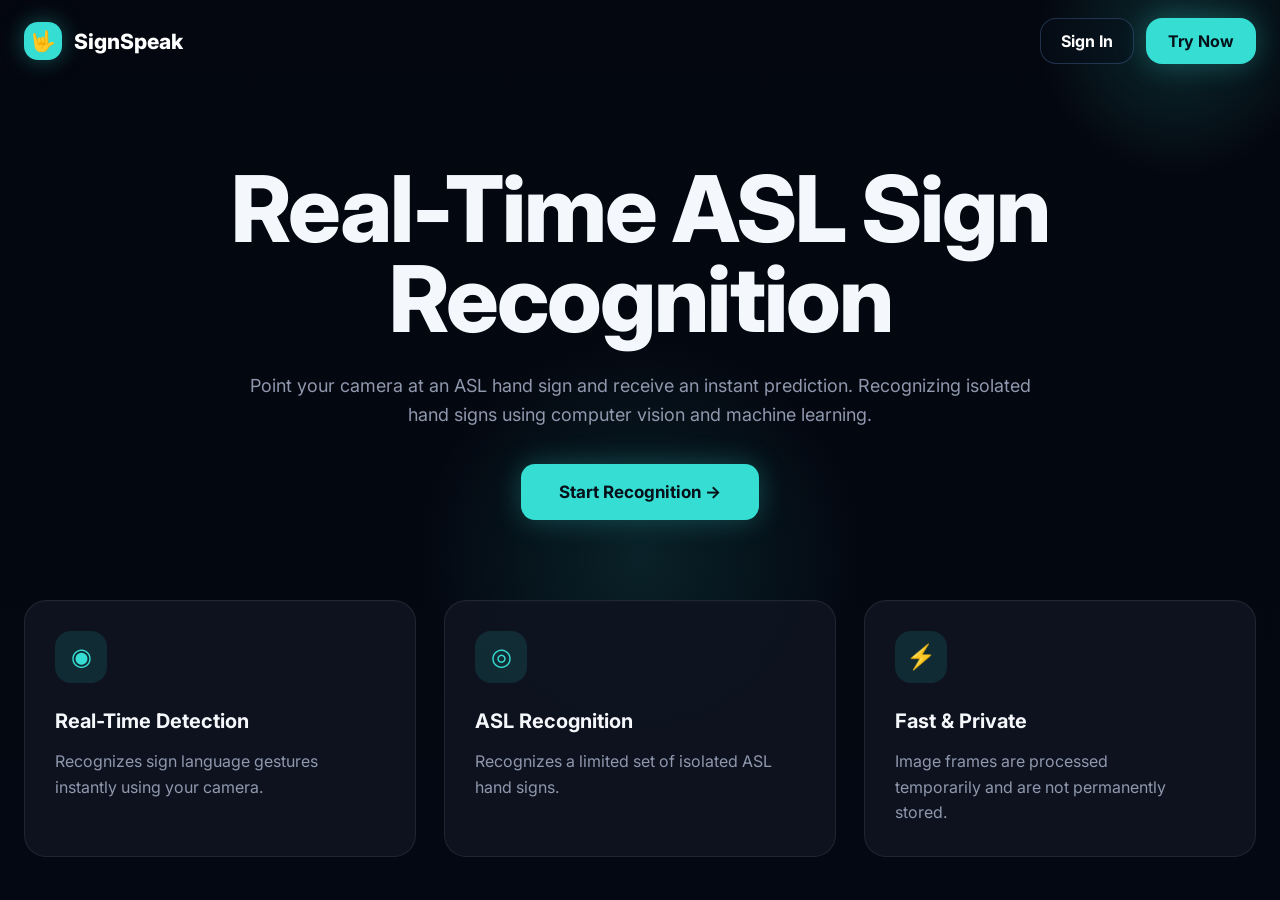
<file: html/index.html>
<!DOCTYPE html>
<html lang="en">
<head>
  <meta charset="UTF-8" />
  <meta name="viewport" content="width=device-width, initial-scale=1.0" />
  <title>SignSpeak</title>
  <link rel="stylesheet" href="../css/index.css" />

  <link rel="preconnect" href="https://fonts.googleapis.com">
  <link rel="preconnect" href="https://fonts.gstatic.com" crossorigin>
  <link href="https://fonts.googleapis.com/css2?family=Inter:wght@400;500;600;700;800&display=swap" rel="stylesheet">
</head>
<body>
  <div class="page">

    <header class="navbar">
      <div class="logo">
        <div class="logo-icon">🤟</div>
        <span>SignSpeak</span>
      </div>

      <div class="nav-actions">
        <a href="login-page.html" class="btn btn-outline">Sign In</a>
        <a href="camera.html" class="btn btn-primary small">Try Now</a>
      </div>
    </header>

    <main class="hero">
      <section class="hero-content">
    <h1>
  Real-Time ASL
  Sign Recognition
</h1>

        <p>
          Point your camera at an ASL hand sign and receive an instant prediction.
Recognizing isolated hand signs using computer vision and machine learning.
        </p>

        <a href="camera.html" class="btn btn-primary hero-btn">
          Start Recognition →
        </a>
      </section>

      <section class="features">
        <div class="card">
          <div class="card-icon">◉</div>
          <h3>Real-Time Detection</h3>
          <p>Recognizes sign language gestures instantly using your camera.</p>
        </div>

        <div class="card">
          <div class="card-icon">◎</div>
         <h3>ASL Recognition</h3>
<p>Recognizes a limited set of isolated ASL hand signs.</p>
        </div>

        <div class="card">
          <div class="card-icon">⚡</div>
          <h3>Fast &amp; Private</h3>
          <p>Image frames are processed temporarily and are not permanently stored.</p>
        </div>
      </section>
    </main>

  </div>

  <script src="../scripts/scripts.js"></script>
</body>
</html>
</file>
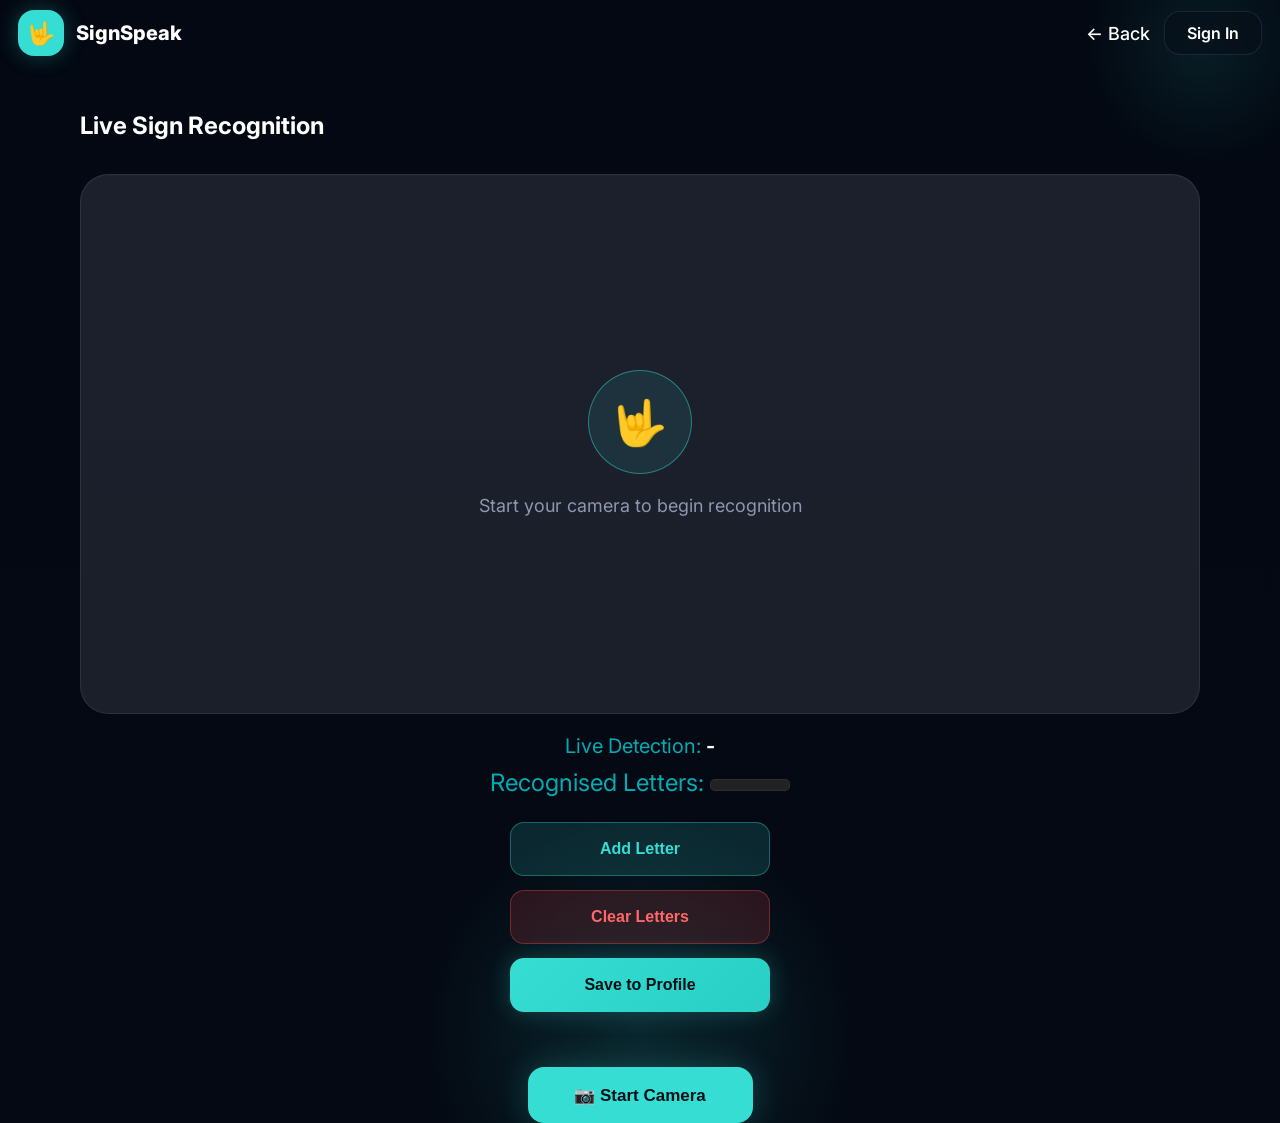
<file: html/camera.html>
<!DOCTYPE html>
<html lang="en">
<head>
  <meta charset="UTF-8">
  <meta name="viewport" content="width=device-width, initial-scale=1.0">
  <title>SignSpeak - Camera</title>
  <link rel="stylesheet" href="../css/camera.css">
  <link rel="preconnect" href="https://fonts.googleapis.com">
  <link rel="preconnect" href="https://fonts.gstatic.com" crossorigin>
  <link href="https://fonts.googleapis.com/css2?family=Inter:wght@400;500;600;700;800&display=swap" rel="stylesheet">
</head>
<body>
  <div class="page">
    <header class="navbar">
      <div href="index.html" class="logo">
        <div class="logo-icon">🤟</div>
        <span>SignSpeak</span>
      </div>

      <div class="nav-actions" id="cameraNavActions">
  <a href="index.html" class="back-link">← Back</a>
</div>
    </header>

    <main class="container">
<h1 class="page-title">Live Sign Recognition</h1>
      <div class="camera-box">
        <div class="camera-placeholder">
          <div class="placeholder-icon">🤟</div>
          <p>Start your camera to begin recognition</p>
        </div>

        <video id="video" autoplay playsinline></video>
        <canvas id="canvas" style="display:none;"></canvas>
      </div>

      <div class="result-box" style="margin-top: 20px; text-align: center;">
    
    <div style="font-size: 20px; color: #00adb5; margin-bottom: 10px;">
        Live Detection: <span id="currentLetter" style="font-weight: bold; color: white;">-</span>
    </div>
    
    <div style="font-size: 24px; color: #00adb5;">
        Recognised Letters: <span id="letterSequence" style="font-weight: bold; color: white; background: #222; padding: 5px 15px; border-radius: 5px;"></span>
    </div>

</div>

<div class="translation-controls">
<button onclick="addLetter()" class="action-btn add-btn">
    Add Letter
</button>

<button onclick="clearSequence()" class="action-btn clear-btn">
    Clear Letters
</button>

<button onclick="saveSequenceToDB()" class="action-btn save-btn">
    Save to Profile
</button>
</div>
      
      </div>

      <div class="start-wrap">
        <button class="start-btn" onclick="startCamera()">📷 Start Camera</button>
      </div>
    </main>
  </div>

  <script src="../scripts/scripts.js"></script>
</body>
</html>
</file>
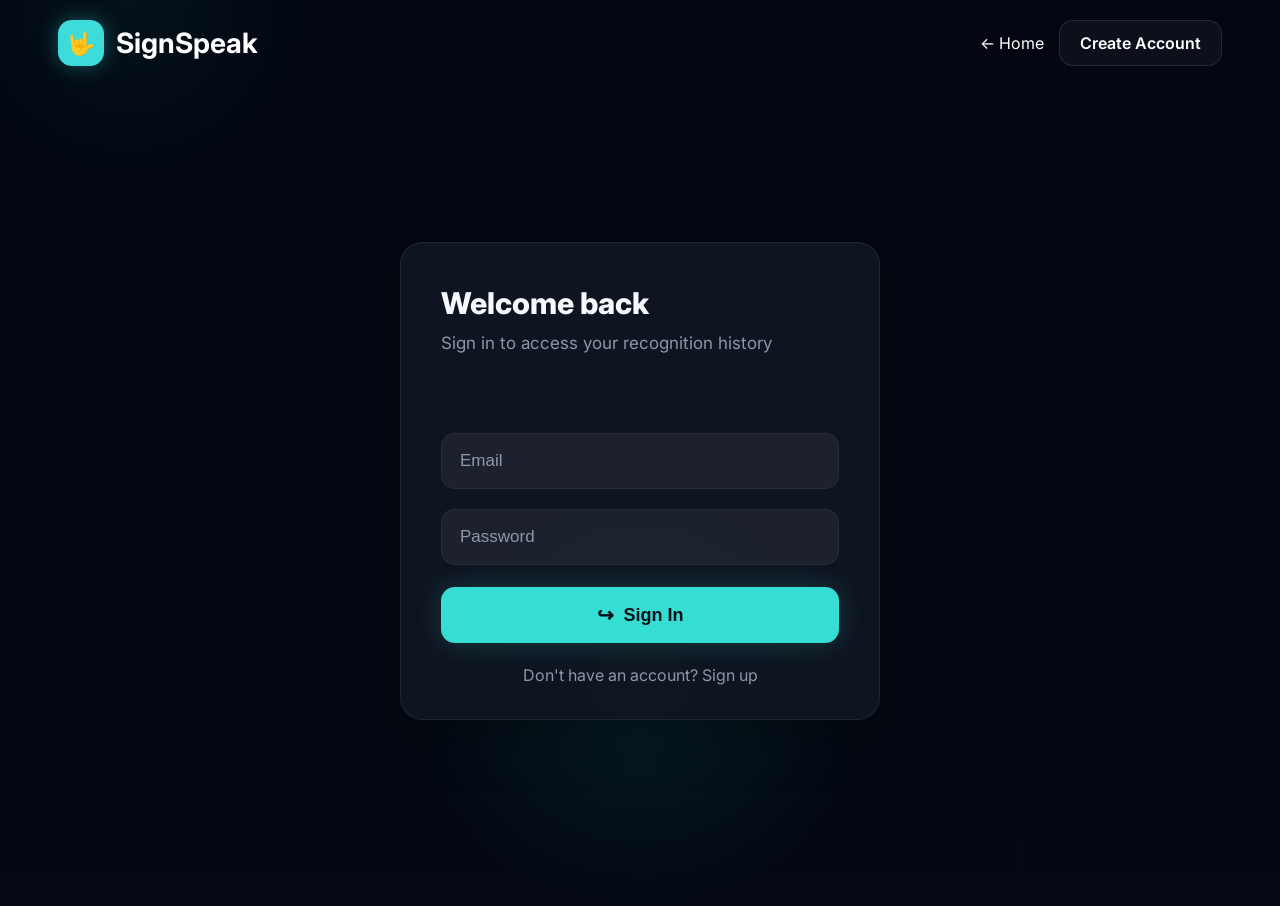
<file: html/login-page.html>
<!DOCTYPE html>
<html lang="en">
<head>
  <meta charset="UTF-8">
  <meta name="viewport" content="width=device-width, initial-scale=1.0">
  <title>SignSpeak - Login</title>
  <link rel="stylesheet" href="../css/login-page.css">
  <link rel="preconnect" href="https://fonts.googleapis.com">
  <link rel="preconnect" href="https://fonts.gstatic.com" crossorigin>
  <link href="https://fonts.googleapis.com/css2?family=Inter:wght@400;500;600;700;800&display=swap" rel="stylesheet">
</head>
<body>
  <div class="page">
   <header class="navbar">
  <a href="index.html" class="logo">
    <div class="logo-icon">🤟</div>
    <span>SignSpeak</span>
  </a>

  <div class="nav-actions">
    <a href="index.html" class="back-link">← Home</a>
    <a href="signup-page.html" class="sign-btn">Create Account</a>
  </div>
</header>
    <main class="login-section">
      <div class="login-card">
        <h1>Welcome back</h1>
        <p>Sign in to access your recognition history</p>

        <form class="login-form" onsubmit="return validateLogin()" novalidate>
          <p id="loginError" class="error-text"></p>

          <input type="text" id="loginEmail" placeholder="Email" required>
          <input type="password" id="loginPassword" placeholder="Password" required>

          <button type="submit" class="sign-in-btn">
            <span class="btn-icon">↪</span>
            <span>Sign In</span>
          </button>
        </form>

        <div class="signup-text">
          Don't have an account? <a href="signup-page.html">Sign up</a>
        </div>
      </div>
    </main>
  </div>

  <script src="../scripts/scripts.js"></script>
</body>
</html>
</file>
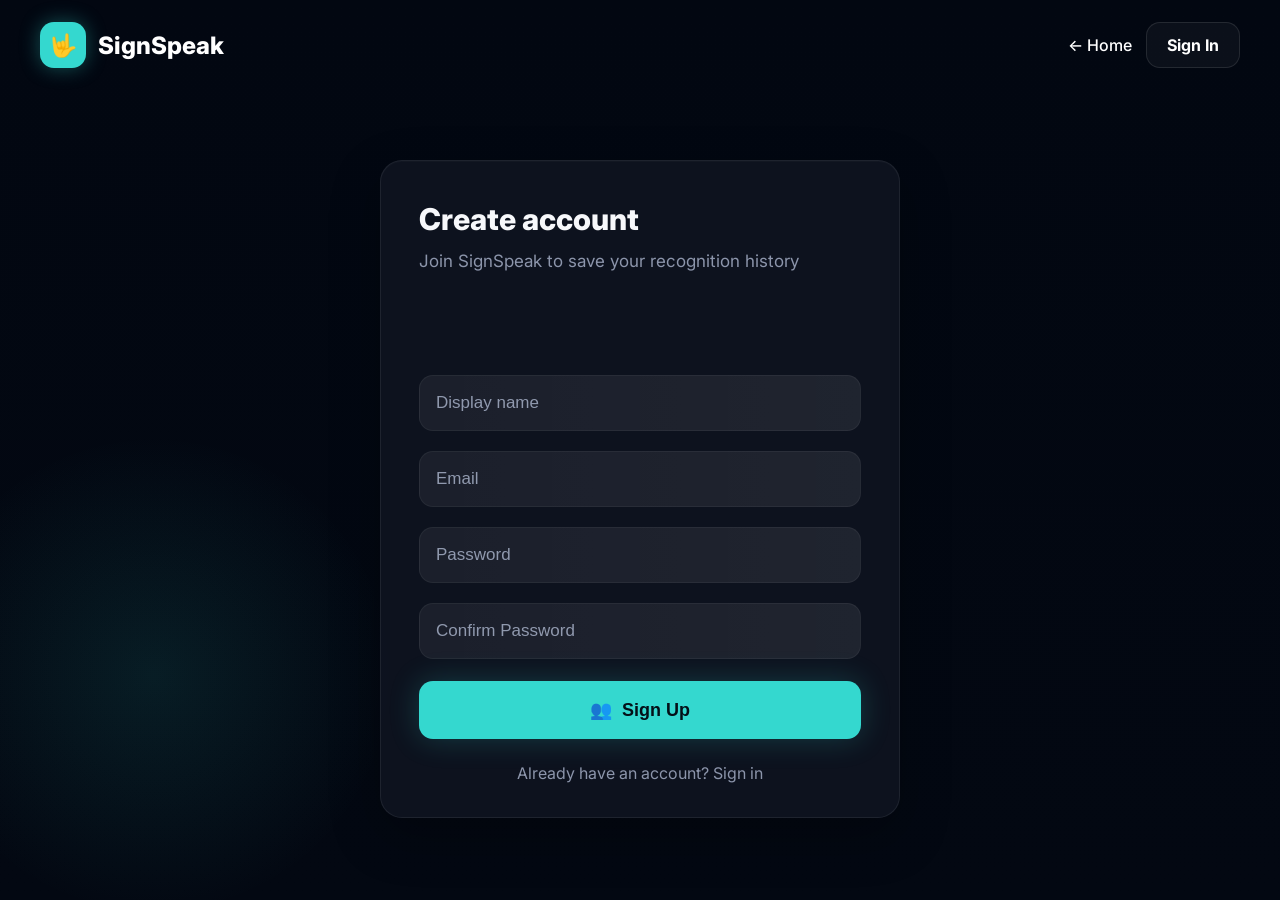
<file: html/signup-page.html>
<!DOCTYPE html>
<html lang="en">
<head>
  <meta charset="UTF-8" />
  <meta name="viewport" content="width=device-width, initial-scale=1.0" />
  <title>SignSpeak - Sign Up</title>
<link rel="stylesheet" href="../css/signup.css">
  <link rel="preconnect" href="https://fonts.googleapis.com">
  <link rel="preconnect" href="https://fonts.gstatic.com" crossorigin>
  <link href="https://fonts.googleapis.com/css2?family=Inter:wght@400;500;600;700;800&display=swap" rel="stylesheet">
</head>
<body>
  <header class="navbar">
  <a href="index.html" class="logo">
    <div class="logo-icon">🤟</div>
    <span>SignSpeak</span>
  </a>

  <div class="nav-actions">
    <a href="index.html" class="back-link">← Home</a>
    <a href="login-page.html" class="sign-btn">Sign In</a>
  </div>
</header>

  <div class="signup-card">
    <h1>Create account</h1>
    <p>Join SignSpeak to save your recognition history</p>

    <form class="signup-form" onsubmit="return validateSignup()" novalidate>
      <p id="error" class="error-text"></p>

      <input type="text" id="name" placeholder="Display name" />
      <input type="text" id="email" placeholder="Email" />
      <input type="password" id="password" placeholder="Password" />
      <input type="password" id="confirmPassword" placeholder="Confirm Password" />

      <button type="submit" class="signup-btn">
        <span>👥</span>
        <span>Sign Up</span>
      </button>
    </form>

    <div class="bottom-text">
      Already have an account? <a href="login-page.html">Sign in</a>
    </div>
  </div>

  <script src="../scripts/scripts.js">
  
  alert("inline script works");
</script>
</body>
</html>
</file>
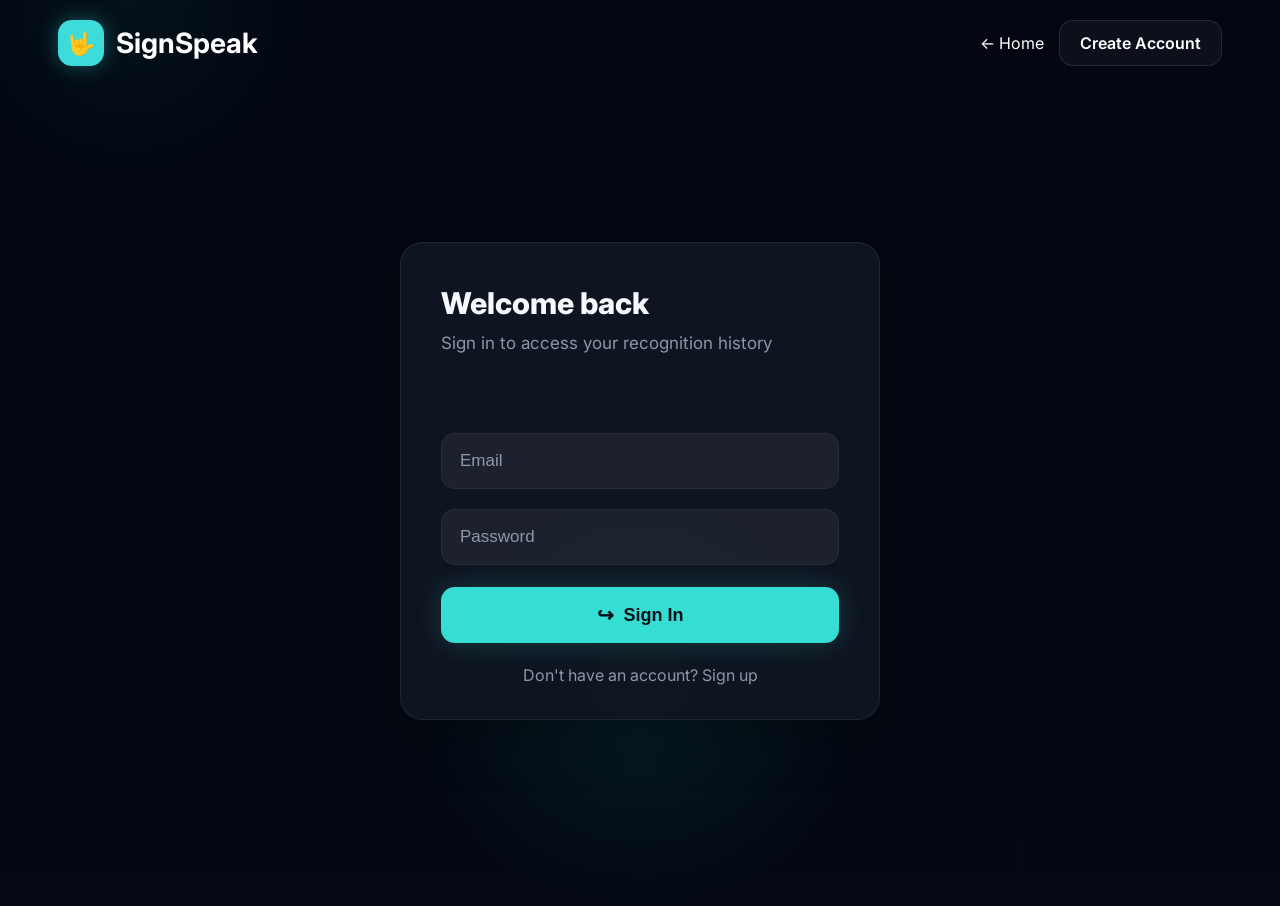
<file: html/userpage.html>
<!DOCTYPE html>
<html lang="en">
<head>
  <meta charset="UTF-8" />
  <meta name="viewport" content="width=device-width, initial-scale=1.0" />
  <title>SignSpeak - User Page</title>
  <link rel="stylesheet" href="../css/userpage.css" />
  <link rel="preconnect" href="https://fonts.googleapis.com">
  <link rel="preconnect" href="https://fonts.gstatic.com" crossorigin>
  <link href="https://fonts.googleapis.com/css2?family=Inter:wght@400;500;600;700;800&display=swap" rel="stylesheet">
</head>
<body>
  <div class="page">
    <header class="navbar">
      <div class="logo">
        <div class="logo-icon">🤟</div>
        <span>SignSpeak</span>
      </div>

      <div class="nav-actions">
        <a href="camera.html" class="back-link">← Back</a>
        <button class="logout-btn" onclick="logout()">Logout</button>
      </div>
    </header>

    <main class="profile-container">
      <section class="profile-card">
        <h1>User Profile</h1>
        <p class="subtitle">Your account details and recognition history</p>

        <div class="user-info">
          <div class="info-box">
            <span class="label">Name</span>
            <span id="userName" class="value">Loading...</span>
          </div>

          <div class="info-box">
            <span class="label">Email</span>
            <span id="userEmail" class="value">Loading...</span>
          </div>
        </div>
      </section>

      <section class="history-card">
        <h2>Recognition History</h2>
        <div id="historyList" class="history-list">
          <p class="empty-history">Loading history...</p>
        </div>
      </section>
    </main>
  </div>

  <script src="../scripts/scripts.js"></script>
<script src="../scripts/scripts.js"></script>
<script>
  loadUserPage();
</script>
</body>
</html>
</file>
<file: css/index.css>
* {
  margin: 0;
  padding: 0;
  box-sizing: border-box;
}

:root {
  --bg: #050913;
  --card-bg: rgba(15, 20, 32, 0.92);
  --border: rgba(255, 255, 255, 0.08);
  --text: #f4f7fb;
  --muted: #8f98ad;
  --accent: #35ddd3;
  --accent-dark: #24cfc3;
}

body {
  font-family: 'Inter', sans-serif;
  background:
    radial-gradient(circle at 50% 62%, rgba(53, 221, 211, 0.12), transparent 220px),
    radial-gradient(circle at 92% 4%, rgba(53, 221, 211, 0.16), transparent 140px),
    linear-gradient(180deg, #04070f 0%, #030812 100%);
  color: var(--text);
  min-height: 100vh;
}

.page {
  width: 100%;
  min-height: 100vh;
  padding: 18px 24px 40px;
}

/* NAVBAR */
.navbar {
  display: flex;
  justify-content: space-between;
  align-items: center;
  margin-bottom: 70px;
}

.logo {
  display: flex;
  align-items: center;
  gap: 12px;
  font-size: 21px;
  font-weight: 800;
  color: white;
}

.logo-icon {
  width: 38px;
  height: 38px;
  border-radius: 14px;
  background: var(--accent);
  color: #071018;
  display: flex;
  align-items: center;
  justify-content: center;
  font-size: 20px;
  font-weight: bold;
  box-shadow: 0 0 22px rgba(53, 221, 211, 0.35);
}

.nav-actions {
  display: flex;
  align-items: center;
  gap: 12px;
}

/* BUTTONS */
.btn {
  text-decoration: none;
  display: inline-flex;
  align-items: center;
  justify-content: center;
  border-radius: 16px;
  font-weight: 700;
  transition: 0.25s ease;
}

.btn-outline {
  height: 46px;
  padding: 0 20px;
  border: 1px solid rgba(84, 120, 180, 0.35);
  color: #ffffff;
  background: rgba(7, 14, 26, 0.5);
}

.btn-outline:hover {
  border-color: rgba(53, 221, 211, 0.7);
  box-shadow: 0 0 18px rgba(53, 221, 211, 0.12);
}

.btn-primary {
  background: var(--accent);
  color: #051018;
  box-shadow: 0 0 28px rgba(53, 221, 211, 0.28);
}

.btn-primary:hover {
  background: var(--accent-dark);
  transform: translateY(-1px);
}

.btn-primary.small {
  height: 46px;
  padding: 0 22px;
}

.hero-btn {
  margin-top: 34px;
  padding: 18px 38px;
  font-size: 17px;
  border-radius: 14px;
  gap: 10px;
}

.arrow {
  font-size: 23px;
  line-height: 1;
}

/* HERO */
.hero {
  max-width: 1240px;
  margin: 0 auto;
}

.hero-content {
  text-align: center;
  padding-top: 30px;
  padding-bottom: 70px;
}

.hero-content h1 {
  font-size: clamp(52px, 9vw, 92px);
  line-height: 0.98;
  font-weight: 800;
  letter-spacing: -2px;
  margin-bottom: 28px;
}

.hero-content h1 span {
  color: var(--accent);
  text-shadow: 0 0 24px rgba(53, 221, 211, 0.18);
}

.hero-content p {
  color: var(--muted);
  font-size: 18px;
  line-height: 1.6;
  max-width: 820px;
  margin: 0 auto;
}

/* FEATURES */
.features {
  display: grid;
  grid-template-columns: repeat(3, 1fr);
  gap: 28px;
  margin-top: 10px;
}

.card {
  background: var(--card-bg);
  border: 1px solid var(--border);
  border-radius: 22px;
  padding: 30px;
  min-height: 220px;
  box-shadow: inset 0 1px 0 rgba(255,255,255,0.02);
}

.card-icon {
  width: 52px;
  height: 52px;
  border-radius: 16px;
  background: rgba(53, 221, 211, 0.12);
  color: var(--accent);
  display: flex;
  align-items: center;
  justify-content: center;
  font-size: 24px;
  margin-bottom: 26px;
}

.card h3 {
  font-size: 20px;
  font-weight: 700;
  margin-bottom: 16px;
  color: #f5f7fb;
}

.card p {
  font-size: 16px;
  line-height: 1.6;
  color: var(--muted);
  max-width: 300px;
}

/* RESPONSIVE */
@media (max-width: 992px) {
  .features {
    grid-template-columns: 1fr;
  }

  .hero-content h1 {
    letter-spacing: -1px;
  }
}

@media (max-width: 768px) {
  .page {
    padding: 16px;
  }

  .navbar {
    flex-direction: column;
    gap: 18px;
    align-items: flex-start;
  }

  .nav-actions {
    width: 100%;
    flex-wrap: wrap;
  }

  .hero-content {
    padding-top: 10px;
    padding-bottom: 50px;
  }

  .hero-content p {
    font-size: 16px;
  }

  .hero-btn {
    width: 100%;
    max-width: 320px;
  }
}
</file>
<file: css/camera.css>
* {
  margin: 0;
  padding: 0;
  box-sizing: border-box;
}

:root {
  --bg: #040913;
  --bg-soft: #1b1f2b;
  --card: #1c212d;
  --text: #f5f7fb;
  --muted: #8e97ad;
  --accent: #35ddd3;
  --accent-hover: #27cfc5;
  --border: rgba(255, 255, 255, 0.08);
  --outline: rgba(120, 150, 210, 0.16);
}

body {
  font-family: 'Inter', sans-serif;
  background:
    radial-gradient(circle at 50% 92%, rgba(53, 221, 211, 0.14), transparent 220px),
    radial-gradient(circle at 94% 4%, rgba(53, 221, 211, 0.10), transparent 120px),
    linear-gradient(180deg, #030812 0%, #040913 100%);
  color: var(--text);
  min-height: 100vh;
}

/* PAGINA */
.page {
  min-height: 100vh;
  width: 100%;
  padding: 10px 18px 40px;
}

/* NAVBAR */
.navbar {
  display: flex;
  align-items: center;
  justify-content: space-between;
  margin-bottom: 55px;
}

.logo {
  display: flex;
  align-items: center;
  gap: 12px;
  font-size: 20px;
  font-weight: 800;
  color: #ffffff;
}

.logo-icon {
  width: 46px;
  height: 46px;
  border-radius: 16px;
  background: var(--accent);
  color: #061018;
  display: flex;
  align-items: center;
  justify-content: center;
  font-size: 22px;
  font-weight: 700;
  box-shadow: 0 0 22px rgba(53, 221, 211, 0.28);
}

.nav-actions {
  display: flex;
  align-items: center;
  gap: 14px;
}

.back-link {
  color: #ffffff;
  text-decoration: none;
  font-size: 18px;
  font-weight: 500;
  transition: 0.2s ease;
}

.back-link:hover {
  color: var(--accent);
}

.sign-btn {
  height: 44px;
  padding: 0 22px;
  border-radius: 16px;
  border: 1px solid var(--outline);
  background: rgba(8, 14, 24, 0.6);
  color: #ffffff;
  text-decoration: none;
  font-size: 16px;
  font-weight: 600;
  display: inline-flex;
  align-items: center;
  justify-content: center;
  transition: 0.25s ease;
}

.sign-btn:hover {
  border-color: rgba(53, 221, 211, 0.55);
  color: var(--accent);
  box-shadow: 0 0 16px rgba(53, 221, 211, 0.10);
}

/* CONTINUT */
.container {
  max-width: 1120px;
  margin: 0 auto;
}

.page-title {
  font-size: 24px;
  font-weight: 700;
  margin-bottom: 34px;
  color: #ffffff;
}

/* CAMERA BOX */
.camera-box {
  width: 100%;
  min-height: 540px;
  background: linear-gradient(180deg, #1c202c 0%, #1a1f2a 100%);
  border: 1px solid var(--border);
  border-radius: 28px;
  position: relative;
  overflow: hidden;
  display: flex;
  align-items: center;
  justify-content: center;
  box-shadow: inset 0 1px 0 rgba(255,255,255,0.02);
}

.camera-placeholder {
  display: flex;
  flex-direction: column;
  align-items: center;
  justify-content: center;
  gap: 18px;
  text-align: center;
  z-index: 2;
}

.placeholder-icon {
  width: 104px;
  height: 104px;
  border-radius: 50%;
  background: rgba(53, 221, 211, 0.10);
  border: 1px solid rgba(53, 221, 211, 0.45);
  color: var(--accent);
  display: flex;
  align-items: center;
  justify-content: center;
  font-size: 44px;
}

.camera-placeholder p {
  color: var(--muted);
  font-size: 18px;
  line-height: 1.5;
}

/* VIDEO */
#video {
  position: absolute;
  inset: 0;
  width: 100%;
  height: 100%;
  object-fit: cover;
  display: none;
  background: #000;
}

/* BUTON */
.start-wrap {
  display: flex;
  justify-content: center;
  margin-top: 15px;
}

.start-btn {
  border: none;
  background: var(--accent);
  color: #041018;
  border-radius: 16px;
  min-width: 225px;
  height: 56px;
  padding: 0 10px;
  font-size: 17px;
  font-weight: 800;
  cursor: pointer;
  box-shadow: 0 0 32px rgba(53, 221, 211, 0.24);
  transition: 0.25s ease;
}

.start-btn:hover {
  background: var(--accent-hover);
  transform: translateY(-1px);
}

.start-btn:active {
  transform: translateY(0);
}

/* RESPONSIVE */
@media (max-width: 1024px) {
  .camera-box {
    min-height: 460px;
  }
}

@media (max-width: 768px) {
  .page {
    padding: 14px 14px 28px;
  }

  .navbar {
    flex-direction: column;
    align-items: flex-start;
    gap: 18px;
    margin-bottom: 34px;
  }

  .nav-actions {
    width: 100%;
    justify-content: flex-end;
    flex-wrap: wrap;
  }

  .page-title {
    font-size: 22px;
    margin-bottom: 22px;
  }

  .camera-box {
    min-height: 360px;
    border-radius: 22px;
  }

  .placeholder-icon {
    width: 88px;
    height: 88px;
    font-size: 36px;
  }

  .camera-placeholder p {
    font-size: 16px;
    padding: 0 10px;
  }

  .start-btn {
    width: 100%;
    max-width: 320px;
  }
}

@media (max-width: 480px) {
  .logo {
    font-size: 18px;
  }

  .logo-icon {
    width: 42px;
    height: 42px;
    font-size: 20px;
  }

  .back-link {
    font-size: 16px;
  }

  .sign-btn {
    height: 42px;
    padding: 0 18px;
    font-size: 15px;
  }

  .camera-box {
    min-height: 300px;
  }
}
/* PREDICTION BOX */
.prediction-box {
  margin-top: 8px;
  padding: 28px;
  border-radius: 24px;
  background: linear-gradient(180deg, rgba(20,25,36,0.95) 0%, rgba(14,18,28,0.95) 100%);
  border: 1px solid rgba(255,255,255,0.06);
  box-shadow:
    0 0 35px rgba(53, 221, 211, 0.08),
    inset 0 1px 0 rgba(255,255,255,0.03);
}

.prediction-box h2 {
  font-size: 42px;
  font-weight: 800;
  margin-bottom: 10px;
  color: white;
}

.prediction-box h3 {
  font-size: 30px;
  font-weight: 700;
  margin-bottom: 28px;
  color: var(--accent);
}

#currentLetter {
  color: var(--accent);
}

#translatedWord {
  color: #ffffff;
}

/* BUTTONS ROW */
.prediction-box button {
  border: none;
  outline: none;
  cursor: pointer;
  padding: 14px 22px;
  border-radius: 14px;
  font-size: 16px;
  font-weight: 700;
  margin: 8px;
  transition: 0.25s ease;
  min-width: 170px;
}

/* ADD LETTER */
.prediction-box button:nth-child(3) {
  background: rgba(53, 221, 211, 0.12);
  color: var(--accent);
  border: 1px solid rgba(53, 221, 211, 0.35);
}

.prediction-box button:nth-child(3):hover {
  background: rgba(53, 221, 211, 0.20);
  transform: translateY(-2px);
}

/* CLEAR */
.prediction-box button:nth-child(4) {
  background: rgba(255,255,255,0.06);
  color: white;
  border: 1px solid rgba(255,255,255,0.08);
}

.prediction-box button:nth-child(4):hover {
  background: rgba(255,255,255,0.12);
  transform: translateY(-2px);
}

/* SAVE */
.prediction-box button:nth-child(5) {
  background: linear-gradient(135deg, #35ddd3 0%, #27cfc5 100%);
  color: #041018;
  box-shadow: 0 0 20px rgba(53,221,211,0.25);
}

.prediction-box button:nth-child(5):hover {
  transform: translateY(-2px);
  box-shadow: 0 0 30px rgba(53,221,211,0.35);
}

/* MOBILE */
@media (max-width: 768px) {
  .prediction-box h2 {
    font-size: 30px;
  }

  .prediction-box h3 {
    font-size: 22px;
  }

  .prediction-box button {
    width: 100%;
    max-width: 320px;
  }
}
/* ==========================
   TRANSLATION PANEL
========================== */

.result-box {
  margin-top: 25px;
  text-align: center;
}

#currentLetter {
  color: #ffffff;
  font-weight: 800;
}

#letterSequence {
  display: inline-block;
  min-width: 80px;

  padding: 8px 18px;

  background: rgba(255,255,255,0.08);
  border: 1px solid rgba(255,255,255,0.06);
  border-radius: 12px;

  color: white;
  font-weight: 800;
  letter-spacing: 2px;
}

/* ==========================
   BUTTON GROUP
========================== */

.translation-controls {
  margin-top: 25px;

  display: flex;
  flex-direction: column;
  align-items: center;
  gap: 14px;
}

.action-btn {
  width: 260px;
  height: 54px;

  border: none;
  border-radius: 14px;

  font-size: 16px;
  font-weight: 700;

  cursor: pointer;
  transition: 0.25s ease;
}

/* Add */

.add-btn {
  background: rgba(53,221,211,0.15);
  color: #35ddd3;
  border: 1px solid rgba(53,221,211,0.35);
}

.add-btn:hover {
  background: rgba(53,221,211,0.25);
  transform: translateY(-2px);
}

/* Clear */

.clear-btn {
  background: rgba(255,70,70,0.15);
  color: #ff6868;
  border: 1px solid rgba(255,70,70,0.35);
}

.clear-btn:hover {
  background: rgba(255,70,70,0.25);
  transform: translateY(-2px);
}

/* Save */

.save-btn {
  background: linear-gradient(
      135deg,
      #35ddd3 0%,
      #28cfc5 100%
  );

  color: #041018;

  font-weight: 800;

  box-shadow: 0 0 25px rgba(53,221,211,0.25);
  padding-bottom: 0px;
}

.save-btn:hover {
  transform: translateY(-2px);
  box-shadow: 0 0 35px rgba(53,221,211,0.4);
}
</file>
<file: css/login-page.css>
* {
  margin: 0;
  padding: 0;
  box-sizing: border-box;
}

:root {
  --bg: #030812;
  --bg-soft: #0d1320;
  --card: rgba(16, 22, 34, 0.92);
  --card-border: rgba(255, 255, 255, 0.07);
  --input-bg: rgba(255, 255, 255, 0.06);
  --input-border: rgba(255, 255, 255, 0.05);
  --text: #f4f7fb;
  --muted: #8d96aa;
  --accent: #35ddd3;
  --accent-hover: #28cdc3;
}

body {
  font-family: 'Inter', sans-serif;
  min-height: 100vh;
  color: var(--text);
  background:
    radial-gradient(circle at 50% 75%, rgba(53, 221, 211, 0.10), transparent 230px),
    radial-gradient(circle at 10% 0%, rgba(53, 221, 211, 0.05), transparent 180px),
    linear-gradient(180deg, #020711 0%, #030812 100%);
}

.page {
  min-height: 100vh;
  width: 100%;
  padding: 0 18px;
}

/* NAVBAR */
.navbar {
  padding: 18px 0;
}

.logo {
  display: inline-flex;
  align-items: center;
  gap: 12px;
  text-decoration: none;
  color: white;
  font-size: 20px;
  font-weight: 800;
}

.logo-icon {
  width: 42px;
  height: 42px;
  border-radius: 14px;
  background: var(--accent);
  color: #071018;
  display: flex;
  align-items: center;
  justify-content: center;
  font-size: 20px;
  box-shadow: 0 0 22px rgba(53, 221, 211, 0.22);
}

/* LOGIN SECTION */
.login-section {
  min-height: calc(100vh - 80px);
  display: flex;
  align-items: center;
  justify-content: center;
  padding: 40px 16px 70px;
}

.login-card {
  width: 100%;
  max-width: 480px;
  background: var(--card);
  border: 1px solid var(--card-border);
  border-radius: 22px;
  padding: 42px 40px 34px;
  box-shadow:
    0 20px 50px rgba(0, 0, 0, 0.25),
    inset 0 1px 0 rgba(255, 255, 255, 0.02);
}

.login-card h1 {
  font-size: 30px;
  font-weight: 800;
  margin-bottom: 12px;
  color: #f6f8fb;
}

.login-card p {
  color: var(--muted);
  font-size: 17px;
  margin-bottom: 30px;
}

.login-form {
  display: flex;
  flex-direction: column;
  gap: 20px;
}

.login-form input {
  width: 100%;
  height: 56px;
  padding: 0 18px;
  border-radius: 14px;
  border: 1px solid var(--input-border);
  background: var(--input-bg);
  color: white;
  font-size: 17px;
  outline: none;
  transition: 0.2s ease;
}

.login-form input::placeholder {
  color: #8e97aa;
}

.login-form input:focus {
  border-color: rgba(53, 221, 211, 0.45);
  box-shadow: 0 0 0 3px rgba(53, 221, 211, 0.08);
}

.sign-in-btn {
  margin-top: 2px;
  width: 100%;
  height: 56px;
  border: none;
  border-radius: 14px;
  background: var(--accent);
  color: #051018;
  font-size: 18px;
  font-weight: 800;
  cursor: pointer;
  display: flex;
  align-items: center;
  justify-content: center;
  gap: 10px;
  box-shadow: 0 0 28px rgba(53, 221, 211, 0.20);
  transition: 0.25s ease;
}

.sign-in-btn:hover {
  background: var(--accent-hover);
  transform: translateY(-1px);
}

.sign-in-btn:active {
  transform: translateY(0);
}

.btn-icon {
  font-size: 20px;
  line-height: 1;
}

.signup-text {
  margin-top: 22px;
  text-align: center;
  font-size: 16px;
  color: var(--muted);
}

.signup-text a {
  color: var(--muted);
  text-decoration: none;
  transition: 0.2s ease;
}

.signup-text a:hover {
  color: var(--accent);
}

/* RESPONSIVE */
@media (max-width: 600px) {
  .page {
    padding: 0 14px;
  }

  .logo {
    font-size: 18px;
  }

  .logo-icon {
    width: 40px;
    height: 40px;
    font-size: 18px;
  }

  .login-card {
    padding: 32px 22px 28px;
    border-radius: 18px;
  }

  .login-card h1 {
    font-size: 26px;
  }

  .login-card p {
    font-size: 16px;
    margin-bottom: 24px;
  }

  .login-form input,
  .sign-in-btn {
    height: 52px;
    font-size: 16px;
  }
}

/* ==========================
   NAVBAR
========================== */

.navbar {
    width: 100%;
    padding: 20px 40px;

    display: flex;
    justify-content: space-between;
    align-items: center;
}

.logo {
    display: flex;
    align-items: center;
    gap: 12px;

    text-decoration: none;
    color: white;
    font-weight: 700;
    font-size: 28px;
}

.logo-icon {
    width: 46px;
    height: 46px;

    border-radius: 14px;

    background: #3ddbd9;

    display: flex;
    justify-content: center;
    align-items: center;

    font-size: 22px;

    box-shadow: 0 0 20px rgba(61,219,217,0.35);
}

.nav-actions {
    display: flex;
    align-items: center;
    gap: 15px;
}

.back-link {
    color: white;
    text-decoration: none;
    font-size: 16px;
    transition: 0.3s;
}

.back-link:hover {
    color: #3ddbd9;
}

.sign-btn {
    padding: 12px 20px;

    border-radius: 14px;

    border: 1px solid rgba(255,255,255,0.1);

    background: rgba(255,255,255,0.04);

    color: white;

    text-decoration: none;
    font-weight: 600;

    transition: 0.3s;
}

.sign-btn:hover {
    border-color: #3ddbd9;
    color: #3ddbd9;

    box-shadow: 0 0 15px rgba(61,219,217,0.2);
}
</file>
<file: css/signup.css>
* {
  margin: 0;
  padding: 0;
  box-sizing: border-box;
}

:root {
  --bg: #030812;
  --card-bg: rgba(14, 20, 32, 0.95);
  --card-border: rgba(255, 255, 255, 0.07);
  --input-bg: linear-gradient(90deg, rgba(255,255,255,0.06), rgba(255,255,255,0.08));
  --input-border: rgba(255, 255, 255, 0.05);
  --text: #f5f7fb;
  --muted: #8c95ab;
  --accent: #34d8cf;
  --accent-hover: #29c9c0;
}

body {
  font-family: 'Inter', sans-serif;
  min-height: 100vh;
  background:
    radial-gradient(circle at 12% 75%, rgba(52, 216, 207, 0.10), transparent 240px),
    linear-gradient(180deg, #020711 0%, #030812 100%);
  color: var(--text);
}

/* ==========================
   NAVBAR
========================== */

.navbar {
  width: 100%;
  padding: 22px 40px;

  display: flex;
  justify-content: space-between;
  align-items: center;
}

.logo {
  display: flex;
  align-items: center;
  gap: 12px;

  text-decoration: none;
  color: white;
  font-weight: 800;
  font-size: 24px;
}

.logo-icon {
  width: 46px;
  height: 46px;

  border-radius: 14px;
  background: var(--accent);

  display: flex;
  justify-content: center;
  align-items: center;

  font-size: 22px;
  box-shadow: 0 0 20px rgba(52, 216, 207, 0.35);
}

.nav-actions {
  display: flex;
  align-items: center;
  gap: 14px;
}

.back-link {
  color: white;
  text-decoration: none;
  font-size: 16px;
  font-weight: 500;
  transition: 0.25s ease;
}

.back-link:hover {
  color: var(--accent);
}

.sign-btn {
  padding: 12px 20px;

  border-radius: 14px;
  border: 1px solid rgba(255,255,255,0.1);

  background: rgba(255,255,255,0.04);
  color: white;

  text-decoration: none;
  font-weight: 700;

  transition: 0.25s ease;
}

.sign-btn:hover {
  border-color: var(--accent);
  color: var(--accent);
  box-shadow: 0 0 15px rgba(52, 216, 207, 0.18);
}

/* ==========================
   SIGNUP CARD
========================== */

.signup-card {
  width: 100%;
  max-width: 520px;

  margin: 70px auto 40px;

  background: var(--card-bg);
  border: 1px solid var(--card-border);
  border-radius: 22px;

  padding: 40px 38px 34px;

  box-shadow:
    0 18px 50px rgba(0, 0, 0, 0.28),
    inset 0 1px 0 rgba(255, 255, 255, 0.02);
}

.signup-card h1 {
  font-size: 30px;
  font-weight: 800;
  margin-bottom: 14px;
  color: #f7f8fb;
}

.signup-card p {
  font-size: 17px;
  color: var(--muted);
  margin-bottom: 32px;
}

.signup-form {
  display: flex;
  flex-direction: column;
  gap: 20px;
}

.error-text {
  color: #ff5c5c;
  text-align: center;
  min-height: 20px;
  margin-bottom: 0;
  font-size: 14px;
  font-weight: 500;
}

.signup-form input {
  width: 100%;
  height: 56px;

  border: 1px solid var(--input-border);
  border-radius: 14px;

  background: var(--input-bg);
  outline: none;

  color: white;
  font-size: 17px;

  padding: 0 16px;
  transition: 0.2s ease;
}

.signup-form input::placeholder {
  color: #9099ae;
}

.signup-form input:focus {
  border-color: rgba(52, 216, 207, 0.35);
  box-shadow: 0 0 0 3px rgba(52, 216, 207, 0.07);
}

.signup-btn {
  margin-top: 2px;

  width: 100%;
  height: 58px;

  border: none;
  border-radius: 14px;

  background: var(--accent);
  color: #041018;

  font-size: 18px;
  font-weight: 800;

  cursor: pointer;

  display: flex;
  align-items: center;
  justify-content: center;
  gap: 10px;

  box-shadow: 0 0 30px rgba(52, 216, 207, 0.22);
  transition: 0.25s ease;
}

.signup-btn:hover {
  background: var(--accent-hover);
  transform: translateY(-1px);
}

.signup-btn:active {
  transform: translateY(0);
}

.bottom-text {
  margin-top: 24px;
  text-align: center;
  font-size: 16px;
  color: var(--muted);
}

.bottom-text a {
  color: var(--muted);
  text-decoration: none;
  transition: 0.2s ease;
}

.bottom-text a:hover {
  color: var(--accent);
}

/* ==========================
   RESPONSIVE
========================== */

@media (max-width: 700px) {
  .navbar {
    padding: 18px 22px;
    flex-direction: column;
    align-items: flex-start;
    gap: 18px;
  }

  .nav-actions {
    width: 100%;
    justify-content: flex-end;
  }

  .signup-card {
    margin: 40px auto 30px;
    padding: 30px 22px 26px;
    border-radius: 18px;
  }

  .signup-card h1 {
    font-size: 26px;
  }

  .signup-card p {
    font-size: 16px;
    margin-bottom: 24px;
  }

  .signup-form input,
  .signup-btn {
    height: 54px;
    font-size: 16px;
  }
}
</file>
<file: css/userpage.css>
* {
  margin: 0;
  padding: 0;
  box-sizing: border-box;
}

:root {
  --bg: #030812;
  --card: rgba(16, 22, 34, 0.94);
  --border: rgba(255, 255, 255, 0.07);
  --text: #f4f7fb;
  --muted: #8d96aa;
  --accent: #35ddd3;
  --accent-hover: #28cdc3;
}

body {
  font-family: 'Inter', sans-serif;
  min-height: 100vh;
  color: var(--text);
  background:
    radial-gradient(circle at 50% 85%, rgba(53, 221, 211, 0.10), transparent 260px),
    linear-gradient(180deg, #020711 0%, #030812 100%);
}

.page {
  min-height: 100vh;
  padding: 18px 24px 40px;
}

.navbar {
  display: flex;
  align-items: center;
  justify-content: space-between;
  margin-bottom: 40px;
}

.logo {
  display: flex;
  align-items: center;
  gap: 12px;
  font-size: 21px;
  font-weight: 800;
  color: white;
}

.logo-icon {
  width: 40px;
  height: 40px;
  border-radius: 14px;
  background: var(--accent);
  color: #071018;
  display: flex;
  align-items: center;
  justify-content: center;
  font-size: 20px;
}

.nav-actions {
  display: flex;
  align-items: center;
  gap: 12px;
}

.back-link,
.logout-btn {
  text-decoration: none;
  border: 1px solid rgba(255,255,255,0.12);
  background: rgba(255,255,255,0.03);
  color: white;
  padding: 10px 18px;
  border-radius: 12px;
  cursor: pointer;
  font-size: 14px;
}

.back-link:hover,
.logout-btn:hover {
  border-color: var(--accent);
  color: var(--accent);
}

.profile-container {
  max-width: 1000px;
  margin: 0 auto;
  display: grid;
  gap: 24px;
}

.profile-card,
.history-card {
  background: var(--card);
  border: 1px solid var(--border);
  border-radius: 22px;
  padding: 30px;
}

.profile-card h1,
.history-card h2 {
  font-size: 28px;
  margin-bottom: 10px;
}

.subtitle {
  color: var(--muted);
  margin-bottom: 26px;
  font-size: 16px;
}

.user-info {
  display: grid;
  grid-template-columns: 1fr 1fr;
  gap: 18px;
}

.info-box {
  background: rgba(255,255,255,0.03);
  border: 1px solid rgba(255,255,255,0.05);
  border-radius: 16px;
  padding: 18px;
  display: flex;
  flex-direction: column;
  gap: 8px;
}

.label {
  color: var(--muted);
  font-size: 14px;
}

.value {
  font-size: 18px;
  font-weight: 600;
  color: white;
}

.history-list {
  margin-top: 20px;
  display: grid;
  gap: 14px;
}

.history-item {
  background: rgba(255,255,255,0.03);
  border: 1px solid rgba(255,255,255,0.05);
  border-radius: 16px;
  padding: 16px;
}

.history-input {
  font-size: 15px;
  color: white;
  margin-bottom: 8px;
}

.history-output {
  font-size: 14px;
  color: var(--muted);
}

.empty-history {
  color: var(--muted);
  font-size: 15px;
}

@media (max-width: 768px) {
  .user-info {
    grid-template-columns: 1fr;
  }

  .navbar {
    flex-direction: column;
    align-items: flex-start;
    gap: 16px;
  }
}
</file>
